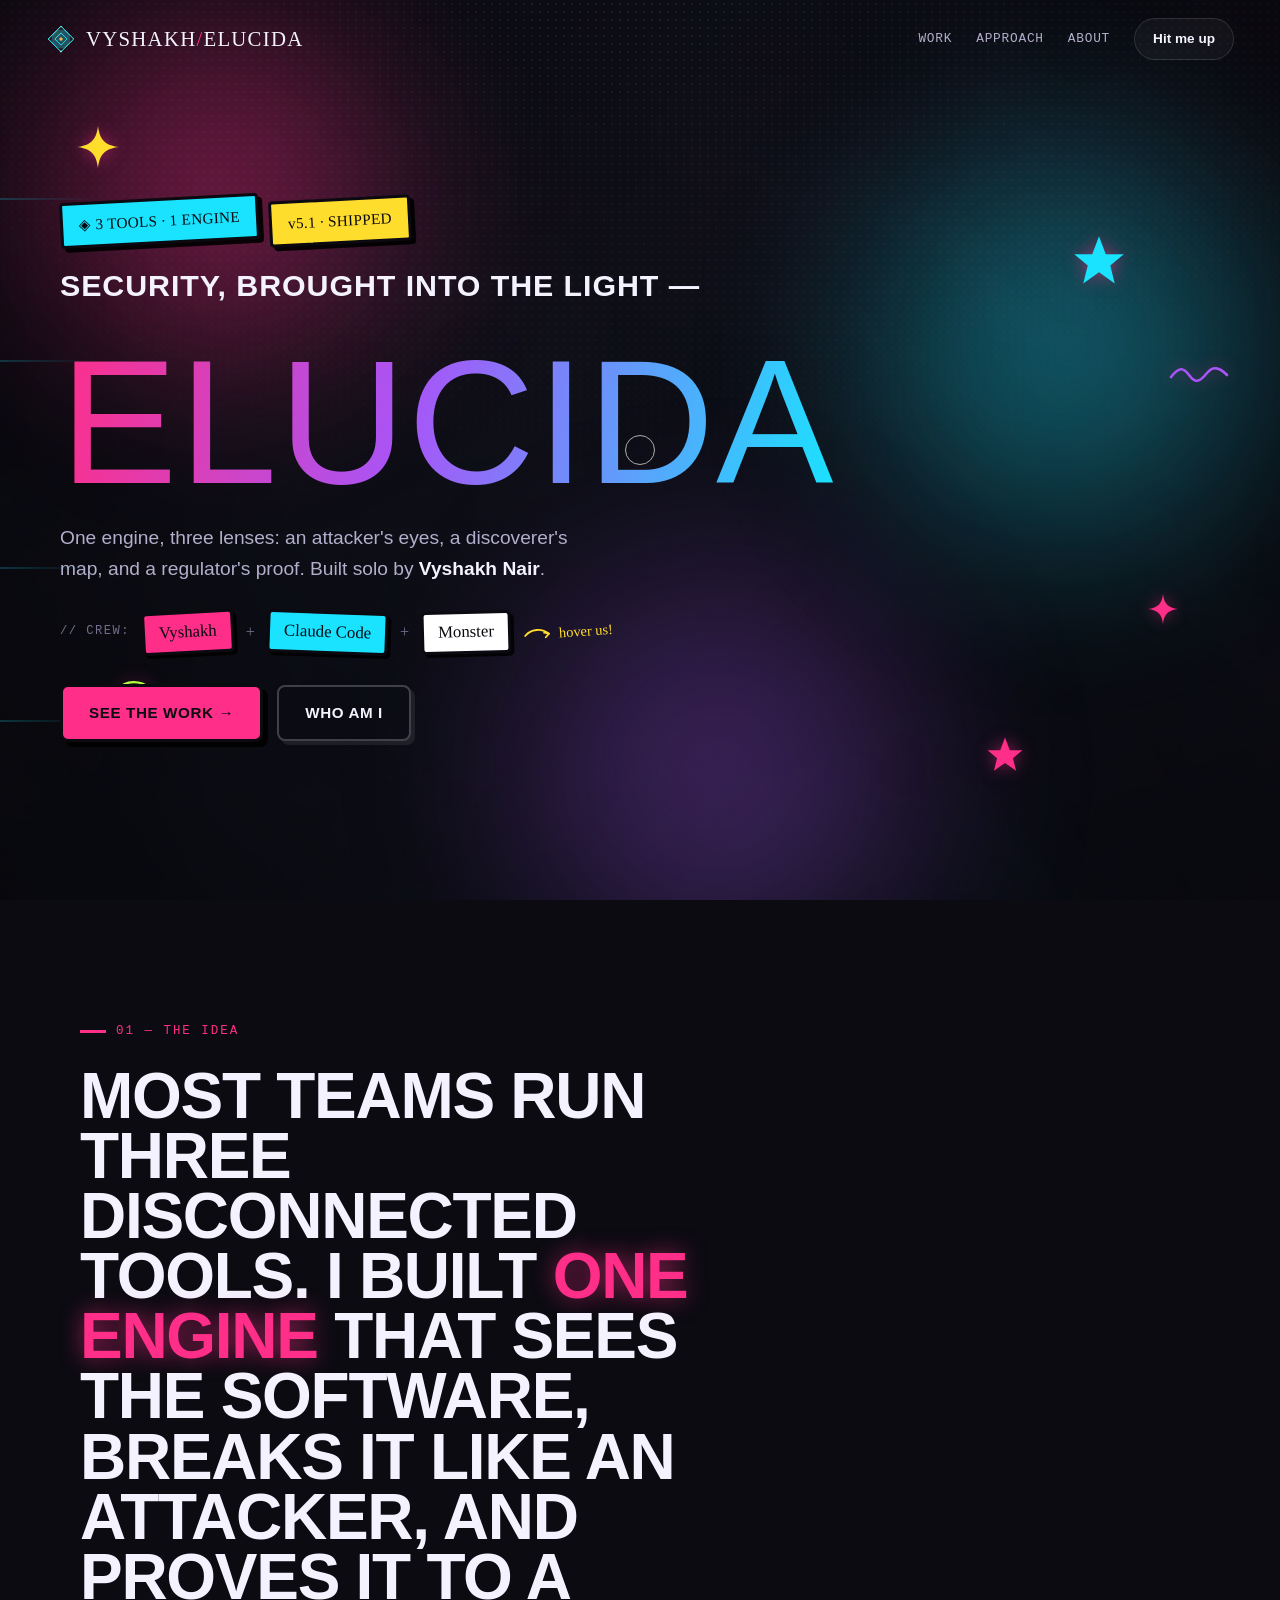
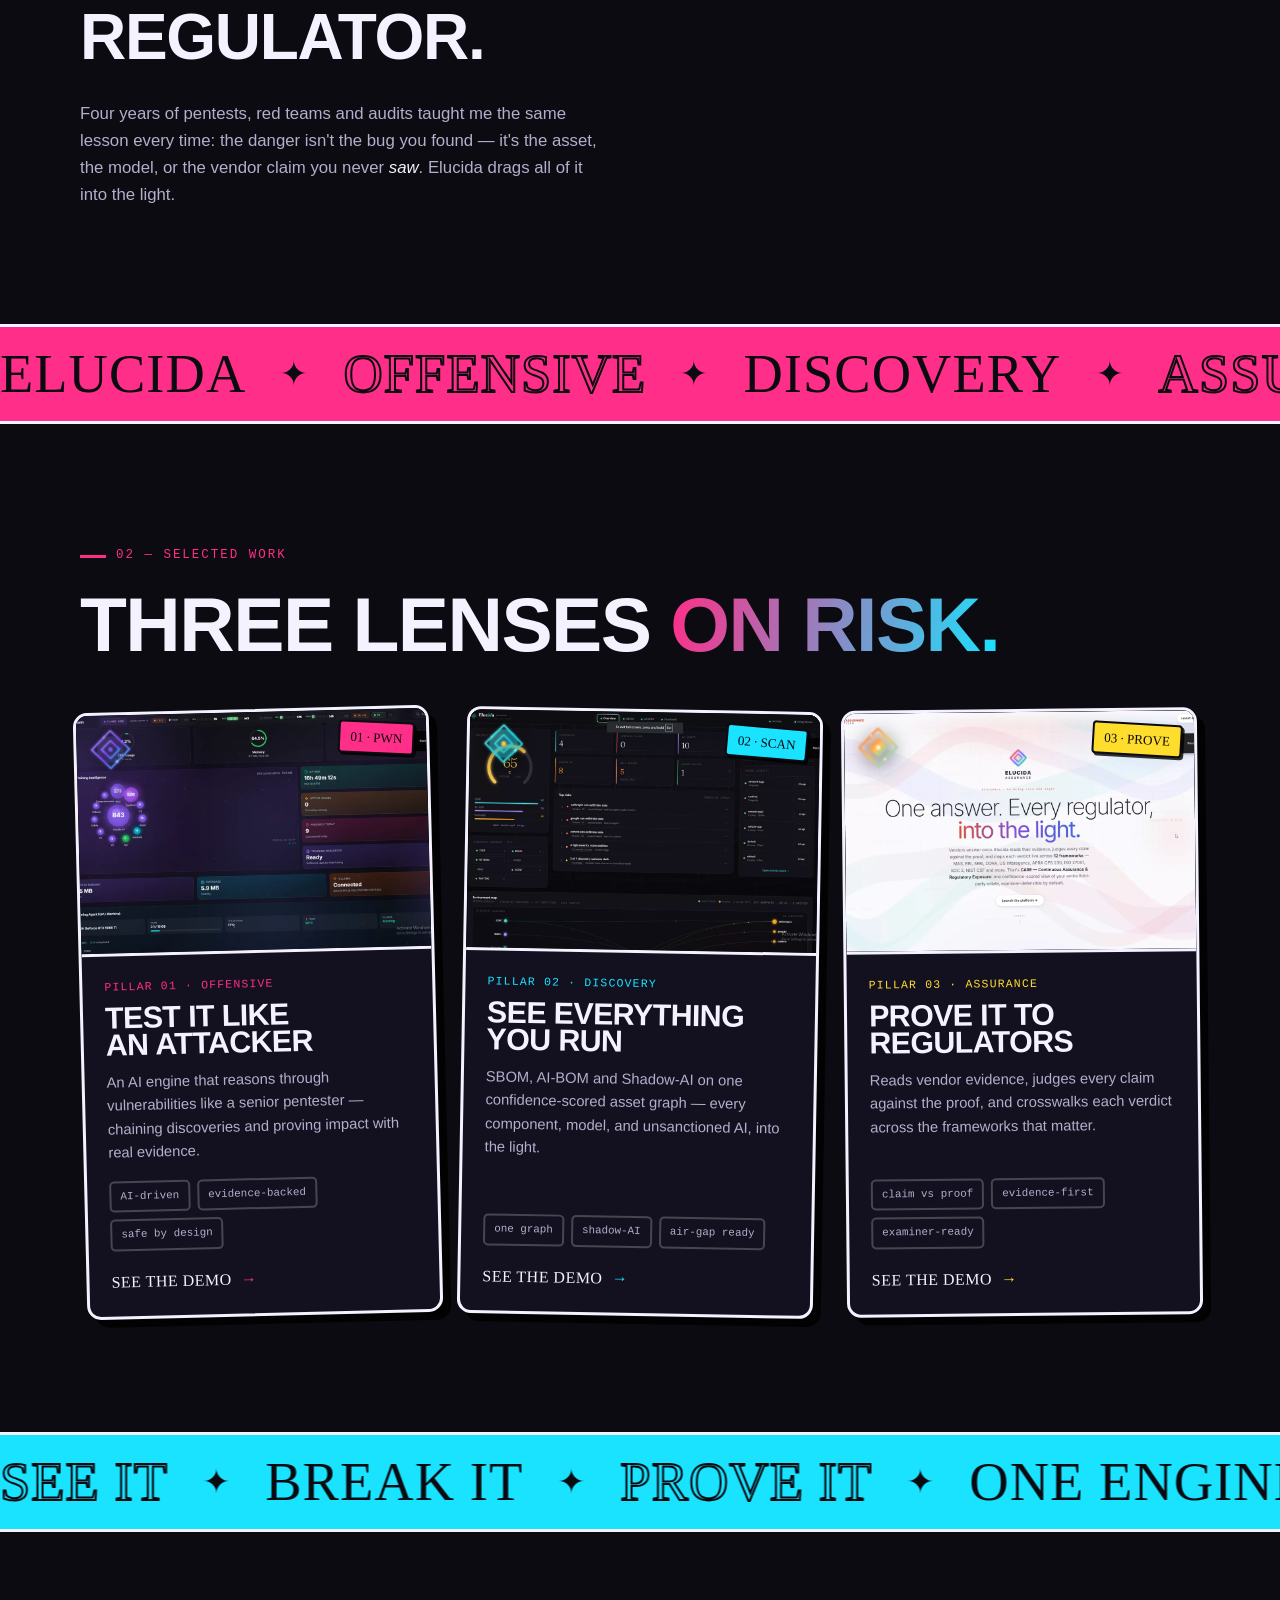
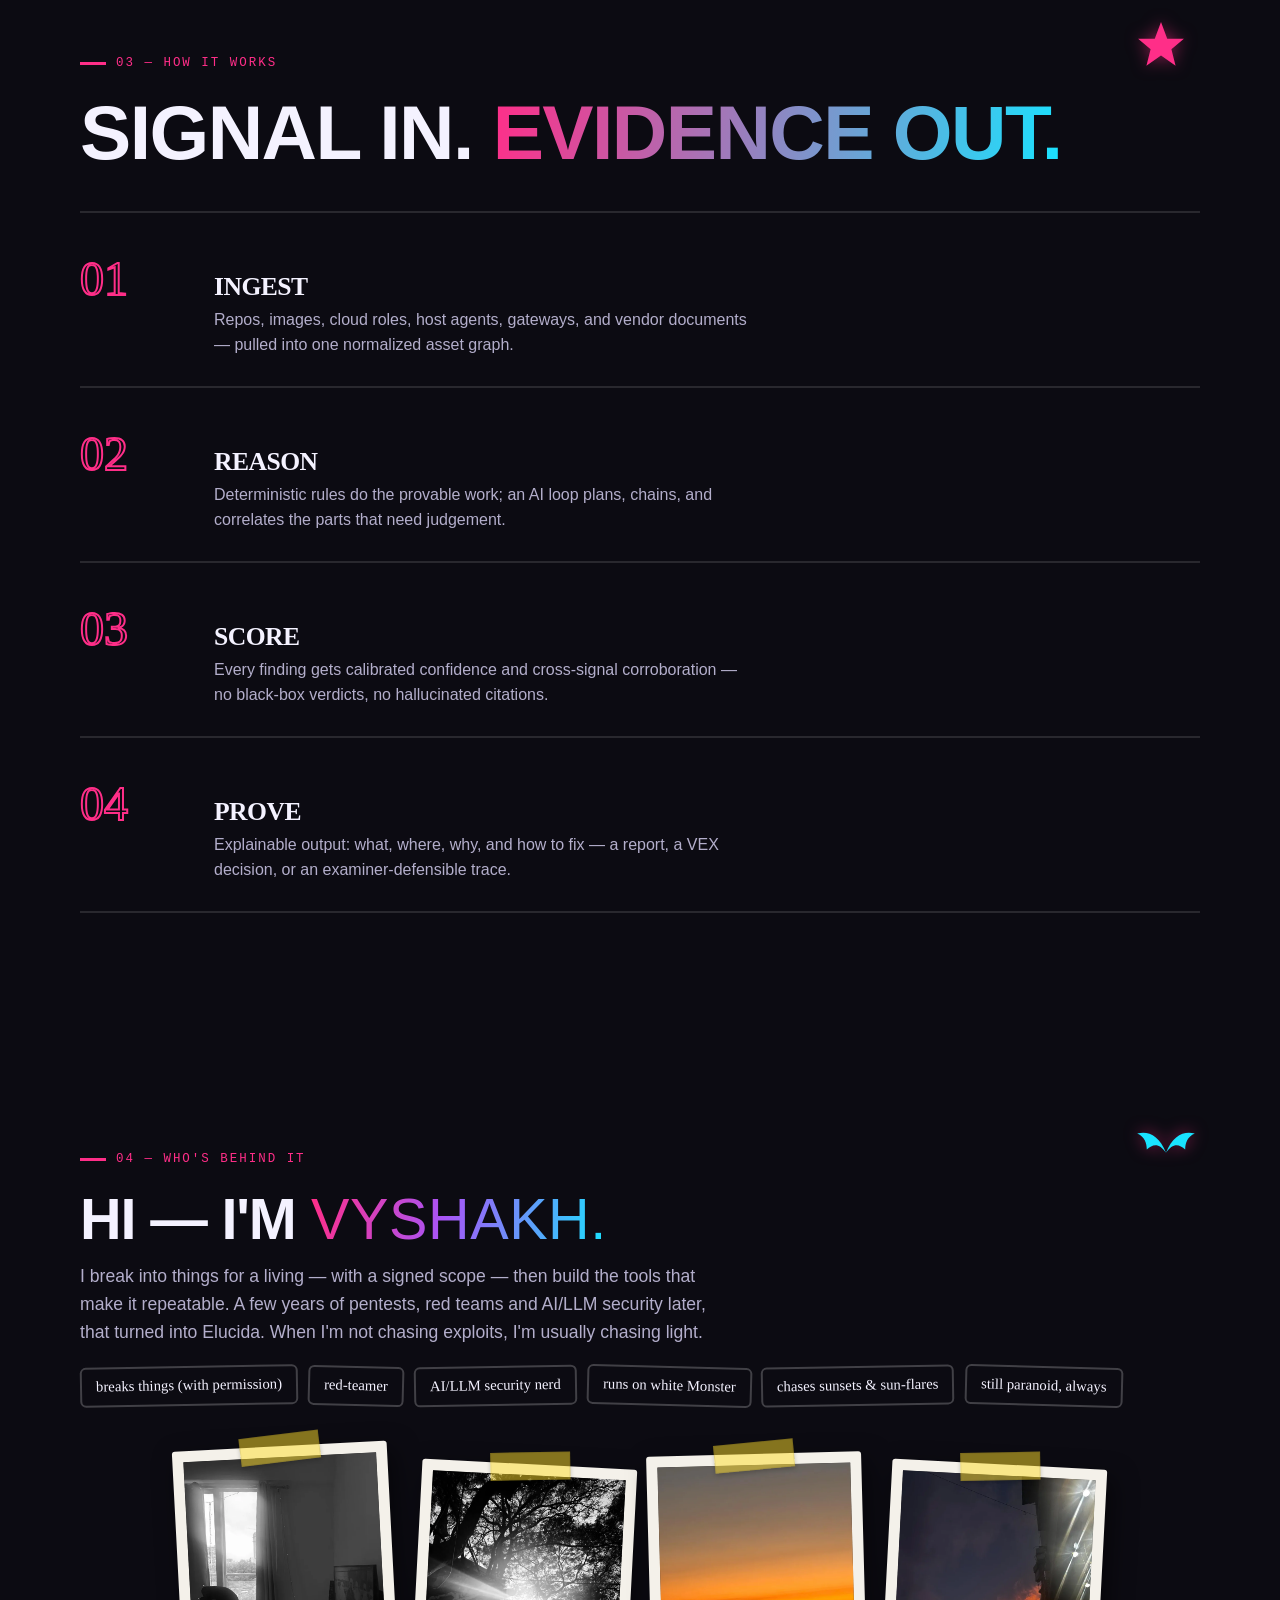
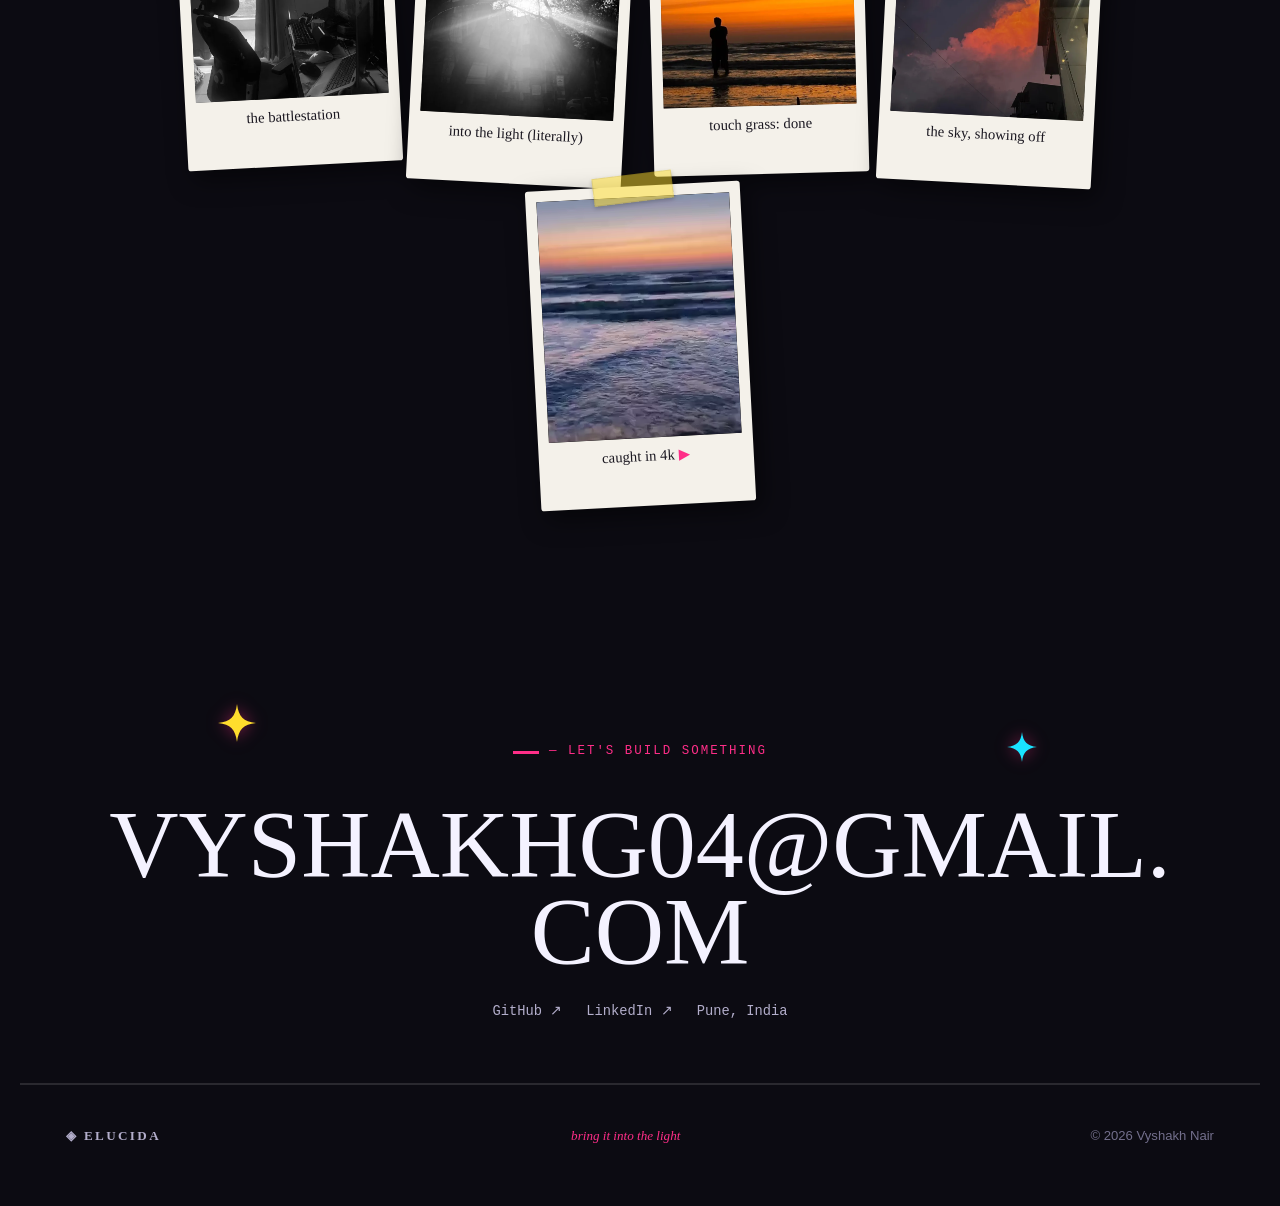
<file: index.html>
<!DOCTYPE html>
<html lang="en">
<head>
  <meta charset="UTF-8" />
  <meta http-equiv="Content-Security-Policy" content="default-src 'self'; script-src 'self'; style-src 'self' 'unsafe-inline' https://fonts.googleapis.com; font-src 'self' https://fonts.gstatic.com; img-src 'self' data:; media-src 'self'; connect-src 'self'; base-uri 'none'; form-action 'none'; object-src 'none'" />
  <meta name="referrer" content="strict-origin-when-cross-origin" />
  <meta name="viewport" content="width=device-width, initial-scale=1.0" />
  <title>Vyshakh Nair — ELUCIDA · bring it into the light</title>
  <meta name="description" content="Vyshakh Nair — Cyber Security Specialist. ELUCIDA: one engine, three lenses — Offensive, Discovery, Assurance. Street-art energy, serious security." />
  <link rel="preconnect" href="https://fonts.googleapis.com" />
  <link rel="preconnect" href="https://fonts.gstatic.com" crossorigin />
  <link href="https://fonts.googleapis.com/css2?family=Anton&family=Permanent+Marker&family=Space+Grotesk:wght@400;500;600;700&family=Inter:wght@400;500;600&family=JetBrains+Mono:wght@400;500;700&family=Bungee&family=Rubik+Glitch&family=VT323&family=Monoton&display=swap" rel="stylesheet" />
  <link rel="stylesheet" href="css/base.css" />
  <link rel="stylesheet" href="css/home.css" />
  <link rel="icon" href="data:image/svg+xml,<svg xmlns='http://www.w3.org/2000/svg' viewBox='0 0 100 100'><text y='.9em' font-size='90'>◈</text></svg>" />
</head>
<body class="nfs">
  <!-- Doodle sprite -->
  <svg width="0" height="0" style="position:absolute" aria-hidden="true"><defs>
    <symbol id="d-sparkle" viewBox="0 0 24 24"><path d="M12 0C13 8 16 11 24 12C16 13 13 16 12 24C11 16 8 13 0 12C8 11 11 8 12 0Z" fill="currentColor"/></symbol>
    <symbol id="d-star" viewBox="0 0 24 24"><path d="M12 1L15 9L23 9L17 14L19 22L12 17L5 22L7 14L1 9L9 9Z" fill="currentColor"/></symbol>
    <symbol id="d-bolt" viewBox="0 0 24 24"><path d="M13 1L4 13L11 13L9 23L20 10L13 10Z" fill="currentColor"/></symbol>
    <symbol id="d-ring" viewBox="0 0 42 26"><path d="M21 3C32 3 38 9 38 13C38 20 28 23 21 23C12 23 4 19 4 12C4 6 12 3 23 4" fill="none" stroke="currentColor" stroke-width="2.6" stroke-linecap="round"/></symbol>
    <symbol id="d-arrow" viewBox="0 0 44 26"><path d="M3 13C12 3 28 3 38 12" fill="none" stroke="currentColor" stroke-width="2.6" stroke-linecap="round"/><path d="M38 12L31 10M38 12L33 17" fill="none" stroke="currentColor" stroke-width="2.6" stroke-linecap="round"/></symbol>
    <symbol id="d-wing" viewBox="0 0 60 30"><path d="M30 27C24 10 12 6 3 9C10 12 12 18 12 24C18 18 24 18 30 27ZM30 27C36 10 48 6 57 9C50 12 48 18 48 24C42 18 36 18 30 27Z" fill="currentColor"/></symbol>
    <symbol id="d-scribble" viewBox="0 0 60 20"><path d="M2 14C10 4 14 4 20 12C26 20 30 20 38 10C44 3 50 4 58 12" fill="none" stroke="currentColor" stroke-width="2.6" stroke-linecap="round"/></symbol>
  </defs></svg>

  <!-- Backdrop -->
  <canvas id="glbg" class="gl-bg" style="opacity:.5"></canvas>
  <div class="spray"><i></i></div>
  <div class="halftone"></div>
  <div class="grain"></div>
  <div class="cursor-glow"></div>
  <div class="scroll-progress" id="scrollProgress"></div>
  <div class="veil"><div class="veil__logo">◈ ELUCIDA</div></div>

  <!-- Nav -->
  <header class="nav nfsnav" id="nav">
    <a href="#top" class="nfsnav__brand">
      <img class="nfsnav__logo" src="assets/logos/discovery.svg" alt="" />
      <span class="nfsnav__word">Vyshakh<span style="color:var(--a1)">/</span>Elucida</span>
    </a>
    <nav class="nav__links">
      <a href="#work">Work</a>
      <a href="#approach">Approach</a>
      <a href="#about">About</a>
    </nav>
    <a href="#contact" class="nav__cta">Hit me up</a>
    <button class="nav__burger" id="burger" aria-label="Menu"><span></span><span></span><span></span></button>
  </header>

  <main class="page" id="top">
    <!-- ============ HERO ============ -->
    <section class="nhero">
      <div class="speedlines"><i style="top:22%"></i><i style="top:40%;animation-delay:.6s"></i><i style="top:63%;animation-delay:1.1s"></i><i style="top:80%;animation-delay:1.7s"></i></div>
      <!-- parallax doodle layer -->
      <div class="doodle-layer" id="doodleLayer" data-depth="1">
        <svg class="doodle d-twinkle" style="top:14%;left:6%;width:42px;height:42px;color:var(--yellow);--rot:8deg"><use href="#d-sparkle"/></svg>
        <svg class="doodle d-spin" style="top:26%;right:12%;width:54px;height:54px;color:var(--cyan)"><use href="#d-star"/></svg>
        <svg class="doodle d-float" style="bottom:22%;left:9%;width:40px;height:26px;color:var(--lime);--rot:-10deg"><use href="#d-arrow"/></svg>
        <svg class="doodle d-twinkle" style="top:66%;right:8%;width:30px;height:30px;color:var(--pink);--rot:-6deg"><use href="#d-sparkle"/></svg>
        <svg class="doodle d-float" style="top:40%;right:4%;width:60px;height:26px;color:var(--purple);--rot:6deg"><use href="#d-scribble"/></svg>
        <svg class="doodle d-spin-slow" style="bottom:14%;right:20%;width:38px;height:38px;color:var(--pink)"><use href="#d-star"/></svg>
      </div>

      <div class="nhero__inner">
        <div class="nhero__tagtop">
          <span class="sticker sticker--cyan">◈ 3 TOOLS · 1 ENGINE</span>
          <span class="sticker sticker--yellow">v5.1 · SHIPPED</span>
        </div>
        <h1 class="nhero__title">
          <span class="l1">Security, brought into the light —</span>
          <span class="l2 mv" id="mvElucida">ELUCIDA</span>
        </h1>
        <p class="nhero__sub">One engine, three lenses: an attacker's eyes, a discoverer's map, and a regulator's proof. Built solo by <b>Vyshakh&nbsp;Nair</b>.</p>

        <!-- easter-egg credit -->
        <div class="credit">
          <span class="credit__by">// crew:</span>
          <span class="egg egg--v" tabindex="0">Vyshakh
            <span class="egg-pop"><img src="assets/fun/family-guy-knee.gif" alt="" /><b>Vyshakh Nair</b><span>4 yrs offensive security · 70+ assessments. current status: recovering from the build.</span></span>
          </span>
          <span class="egg__plus">+</span>
          <span class="egg egg--c" tabindex="0">Claude&nbsp;Code
            <span class="egg-pop"><img src="assets/fun/claude-claude-code.gif" alt="" /><b>Claude Code</b><span>the pair-programmer. wrote a LOT of this.</span></span>
          </span>
          <span class="egg__plus">+</span>
          <span class="egg egg--m" tabindex="0">Monster
            <span class="egg-pop"><img src="assets/fun/monster.jpg" alt="" /><b>White Monster</b><span>zero sugar. max uptime. the real MVP.</span></span>
          </span>
          <span class="credit__hint"><svg viewBox="0 0 44 26"><use href="#d-arrow"/></svg>hover us!</span>
        </div>

        <div class="nhero__cta">
          <a href="#work" class="btn btn--primary" data-magnetic>See the work →</a>
          <a href="#about" class="btn btn--ghost">Who am I</a>
        </div>
      </div>
    </section>

    <!-- ============ STATEMENT ============ -->
    <section class="nsec estate">
      <p class="klabel">01 — The idea</p>
      <h2 class="estate__big reveal">Most teams run three disconnected tools. I built <em>one engine</em> that sees the software, breaks it like an attacker, and proves it to a regulator.</h2>
      <p class="estate__foot reveal" data-d="1">Four years of pentests, red teams and audits taught me the same lesson every time: the danger isn't the bug you found — it's the asset, the model, or the vendor claim you never <em>saw</em>. Elucida drags all of it into the light.</p>
    </section>

    <!-- Marquee -->
    <div class="marquee" aria-hidden="true"><div class="marquee__track">
      <span>ELUCIDA</span><span class="out">OFFENSIVE</span><span>DISCOVERY</span><span class="out">ASSURANCE</span><span>INTO THE LIGHT</span>
      <span>ELUCIDA</span><span class="out">OFFENSIVE</span><span>DISCOVERY</span><span class="out">ASSURANCE</span><span>INTO THE LIGHT</span>
    </div></div>

    <!-- ============ WORK ============ -->
    <section class="nsec work" id="work">
      <div class="work__head">
        <p class="klabel">02 — Selected work</p>
        <h2 class="nh2 reveal">Three lenses <span class="spray-grad">on risk.</span></h2>
      </div>
      <div class="cards">
        <a class="card card--off reveal" href="offensive.html" data-transition>
          <div class="card__media">
            <video data-lazy loop muted playsinline preload="none" poster="assets/offensive/ai-engine-poster.webp"><source src="assets/offensive/ai-engine.mp4" type="video/mp4" /></video>
            <img class="card__logo" src="assets/logos/offensive.svg" alt="" /><span class="card__tag">01 · PWN</span>
          </div>
          <div class="card__body">
            <p class="card__k">Pillar 01 · Offensive</p>
            <h3 class="card__name">Test it like<br />an attacker</h3>
            <p class="card__desc">An AI engine that reasons through vulnerabilities like a senior pentester — chaining discoveries and proving impact with real evidence.</p>
            <div class="card__metrics"><span>AI-driven</span><span>evidence-backed</span><span>safe by design</span></div>
            <span class="card__go">See the demo <i>→</i></span>
          </div>
        </a>
        <a class="card card--dis reveal" data-d="1" href="discovery.html" data-transition>
          <div class="card__media">
            <video data-lazy loop muted playsinline preload="none" poster="assets/discovery/overview-poster.webp"><source src="assets/discovery/overview.mp4" type="video/mp4" /></video>
            <img class="card__logo" src="assets/logos/discovery.svg" alt="" /><span class="card__tag">02 · SCAN</span>
          </div>
          <div class="card__body">
            <p class="card__k">Pillar 02 · Discovery</p>
            <h3 class="card__name">See everything<br />you run</h3>
            <p class="card__desc">SBOM, AI-BOM and Shadow-AI on one confidence-scored asset graph — every component, model, and unsanctioned AI, into the light.</p>
            <div class="card__metrics"><span>one graph</span><span>shadow-AI</span><span>air-gap ready</span></div>
            <span class="card__go">See the demo <i>→</i></span>
          </div>
        </a>
        <a class="card card--ass reveal" data-d="2" href="assurance.html" data-transition>
          <div class="card__media">
            <video data-lazy loop muted playsinline preload="none" poster="assets/assurance/welcome-new-poster.webp"><source src="assets/assurance/welcome-new.mp4" type="video/mp4" /></video>
            <img class="card__logo" src="assets/logos/assurance.svg" alt="" /><span class="card__tag">03 · PROVE</span>
          </div>
          <div class="card__body">
            <p class="card__k">Pillar 03 · Assurance</p>
            <h3 class="card__name">Prove it to<br />regulators</h3>
            <p class="card__desc">Reads vendor evidence, judges every claim against the proof, and crosswalks each verdict across the frameworks that matter.</p>
            <div class="card__metrics"><span>claim vs proof</span><span>evidence-first</span><span>examiner-ready</span></div>
            <span class="card__go">See the demo <i>→</i></span>
          </div>
        </a>
      </div>
    </section>

    <!-- Marquee -->
    <div class="marquee marquee--rev" aria-hidden="true"><div class="marquee__track">
      <span class="out">SEE IT</span><span>BREAK IT</span><span class="out">PROVE IT</span><span>ONE ENGINE</span><span class="out">ONE LIGHT</span>
      <span class="out">SEE IT</span><span>BREAK IT</span><span class="out">PROVE IT</span><span>ONE ENGINE</span><span class="out">ONE LIGHT</span>
    </div></div>

    <!-- ============ APPROACH ============ -->
    <section class="nsec approach" id="approach">
      <svg class="doodle d-spin-slow" style="top:8%;right:6%;width:50px;height:50px;color:var(--pink)"><use href="#d-star"/></svg>
      <p class="klabel">03 — How it works</p>
      <h2 class="nh2 reveal">Signal in. <span class="spray-grad">Evidence out.</span></h2>
      <div class="approach__list">
        <div class="astep reveal"><span class="astep__n">01</span><div><h4>Ingest</h4><p>Repos, images, cloud roles, host agents, gateways, and vendor documents — pulled into one normalized asset graph.</p></div></div>
        <div class="astep reveal"><span class="astep__n">02</span><div><h4>Reason</h4><p>Deterministic rules do the provable work; an AI loop plans, chains, and correlates the parts that need judgement.</p></div></div>
        <div class="astep reveal"><span class="astep__n">03</span><div><h4>Score</h4><p>Every finding gets calibrated confidence and cross-signal corroboration — no black-box verdicts, no hallucinated citations.</p></div></div>
        <div class="astep reveal"><span class="astep__n">04</span><div><h4>Prove</h4><p>Explainable output: what, where, why, and how to fix — a report, a VEX decision, or an examiner-defensible trace.</p></div></div>
      </div>
    </section>

    <!-- ============ ABOUT ============ -->
    <section class="nsec about" id="about">
      <svg class="doodle d-float" style="top:8%;right:5%;width:64px;height:32px;color:var(--cyan);--rot:-8deg"><use href="#d-wing"/></svg>
      <p class="klabel">04 — Who's behind it</p>
      <div class="about__intro reveal">
        <h2 class="nh2">Hi — I'm <span class="mv" id="mvName">Vyshakh.</span></h2>
        <p style="max-width:640px;color:var(--ink-dim);font-size:1.1rem;font-weight:500;margin-top:16px;">I break into things for a living — with a signed scope — then build the tools that make it repeatable. A few years of pentests, red teams and AI/LLM security later, that turned into Elucida. When I'm not chasing exploits, I'm usually chasing light.</p>
        <ul class="about__quips">
          <li>breaks things (with permission)</li>
          <li>red-teamer</li>
          <li>AI/LLM security nerd</li>
          <li>runs on white Monster</li>
          <li>chases sunsets &amp; sun-flares</li>
          <li>still paranoid, always</li>
        </ul>
      </div>
      <div class="photowall reveal" data-d="1">
        <figure class="polaroid"><img src="assets/photos/desk.webp" alt="my desk" loading="lazy" /><figcaption>the battlestation</figcaption></figure>
        <figure class="polaroid"><img src="assets/photos/light.webp" alt="light through trees" loading="lazy" /><figcaption>into the light (literally)</figcaption></figure>
        <figure class="polaroid"><img src="assets/photos/sunset.webp" alt="beach sunset" loading="lazy" /><figcaption>touch grass: done</figcaption></figure>
        <figure class="polaroid"><img src="assets/photos/sky.webp" alt="storm sky" loading="lazy" /><figcaption>the sky, showing off</figcaption></figure>
        <figure class="polaroid polaroid--vid"><video muted loop playsinline preload="none" poster="assets/photos/reel-poster.webp" data-hoverplay><source src="assets/photos/reel.mp4" type="video/mp4" /></video><figcaption>caught in 4k</figcaption></figure>
      </div>
    </section>

    <!-- ============ CONTACT ============ -->
    <section class="nsec contact" id="contact">
      <svg class="doodle d-twinkle" style="top:18%;left:16%;width:38px;height:38px;color:var(--yellow)"><use href="#d-sparkle"/></svg>
      <svg class="doodle d-twinkle" style="top:24%;right:18%;width:30px;height:30px;color:var(--cyan);--rot:10deg"><use href="#d-sparkle"/></svg>
      <p class="klabel" style="justify-content:center">— Let's build something</p>
      <a class="contact__mail" href="mailto:vyshakhg04@gmail.com" data-magnetic>vyshakhg04@gmail.com</a>
      <div class="contact__row">
        <a href="https://github.com/VyshakhNaiR" target="_blank" rel="noopener noreferrer">GitHub ↗</a>
        <a href="https://www.linkedin.com/in/vyshakh-nair-763127131/" target="_blank" rel="noopener noreferrer">LinkedIn ↗</a>
        <span>Pune, India</span>
      </div>
    </section>
  </main>

  <footer class="footer edfooter">
    <span class="footer__mark">◈ ELUCIDA</span>
    <span class="footer__tag marker" style="color:var(--a1)">bring it into the light</span>
    <span>© 2026 Vyshakh Nair</span>
  </footer>

  <script src="js/gl.js"></script>
  <script src="js/fx.js"></script>
  <script src="js/home.js"></script>
</body>
</html>
</file>
<file: css/base.css>
/* ======================================================================
   ELUCIDA — shared design system
   ēlūcidāre · to bring into the light
   ====================================================================== */
:root {
  /* NFS Unbound — asphalt + neon graffiti */
  --bg:          #0c0b12;
  --bg-2:        #131120;
  --panel:       rgba(255,255,255,.04);
  --panel-2:     rgba(255,255,255,.07);
  --brd:         rgba(255,255,255,.12);
  --brd-2:       rgba(255,255,255,.22);
  --ink:         #f4f2ff;
  --ink-dim:     #b3aecb;
  --ink-faint:   #736f8c;
  --ink-black:   #0b0a10;   /* text on neon fills */

  /* neon graffiti palette */
  --pink:   #ff2e88;  --pink-rgb:255,46,136;
  --cyan:   #19e3ff;  --cyan-rgb:25,227,255;
  --yellow: #ffdd2d;  --yellow-rgb:255,221,45;
  --lime:   #b6ff3c;  --lime-rgb:182,255,60;
  --purple: #a855f7;  --purple-rgb:168,85,247;
  --orange: #ff7a29;  --orange-rgb:255,122,41;

  /* default / suite accent (pink → cyan) */
  --a1:          #ff2e88;
  --a1-soft:     #ff6ba8;
  --a2:          #19e3ff;
  --a2-soft:     #7cefff;
  --accent-rgb:  255,46,136;
  --accent2-rgb: 25,227,255;
  --grad:        linear-gradient(100deg, var(--a1), var(--a2));

  --radius:      16px;
  --ease:        cubic-bezier(.22,1,.36,1);
  --ease-back:   cubic-bezier(.34,1.56,.64,1);
  --maxw:        1240px;
}

/* per-tool theming — each lens its own neon spray */
body[data-theme="offensive"]{
  --a1:#ff2e88; --a1-soft:#ff6ba8; --a2:#a855f7; --a2-soft:#c084fc;
  --accent-rgb:255,46,136; --accent2-rgb:168,85,247;
  --grad:linear-gradient(100deg, var(--a1), var(--a2));
}
body[data-theme="discovery"]{
  --a1:#19e3ff; --a1-soft:#7cefff; --a2:#b6ff3c; --a2-soft:#d2ff85;
  --accent-rgb:25,227,255; --accent2-rgb:182,255,60;
  --grad:linear-gradient(100deg, var(--a1), var(--a2));
}
body[data-theme="assurance"]{
  --a1:#ffdd2d; --a1-soft:#ffe873; --a2:#ff7a29; --a2-soft:#ffa566;
  --accent-rgb:255,221,45; --accent2-rgb:255,122,41;
  --grad:linear-gradient(100deg, var(--a1), var(--a2));
}

*{ box-sizing:border-box; margin:0; padding:0; }
html{ scroll-behavior:smooth; -webkit-text-size-adjust:100%; }
body{
  font-family:'Inter',system-ui,sans-serif; background:var(--bg); color:var(--ink);
  line-height:1.6; overflow-x:hidden; -webkit-font-smoothing:antialiased; cursor:default;
}
h1,h2,h3,h4{ font-family:'Sora',sans-serif; line-height:1.05; font-weight:800; letter-spacing:-.02em; }
a{ color:inherit; text-decoration:none; }
img,video{ max-width:100%; display:block; }
::selection{ background:var(--a1); color:#fff; }
:focus-visible{ outline:2px solid var(--a2); outline-offset:3px; }

/* ---------- Backdrop layers ---------- */
.gl-bg{ position:fixed; inset:0; z-index:0; pointer-events:none; display:block; width:100vw; height:100vh; }
.constellation{ position:fixed; inset:0; z-index:0; pointer-events:none; opacity:.5; }

/* ---------- Kinetic typography ---------- */
.kt__c{ display:inline-block; overflow:hidden; vertical-align:top; line-height:1; }
.kt__i{ display:inline-block; transform:translateY(112%); transition:transform .75s var(--ease); }
.kt.is-in .kt__i{ transform:none; }
.kt__line{ display:block; overflow:hidden; padding-bottom:.05em; }
.kt__lineI{ display:block; transform:translateY(108%); transition:transform .85s var(--ease); }
.kt.is-in .kt__lineI{ transform:none; }

/* ---------- Blend-mode cursor ring ---------- */
.cursor-ring{ position:fixed; top:0; left:0; width:30px; height:30px; border-radius:50%; border:1.5px solid rgba(255,255,255,.7); pointer-events:none; z-index:120; mix-blend-mode:difference; transition:width .28s var(--ease), height .28s var(--ease), background .28s, border-color .28s; will-change:transform; }
.cursor-ring.is-hot{ width:58px; height:58px; background:rgba(255,255,255,.14); border-color:rgba(255,255,255,.3); }
.aurora{
  position:fixed; inset:-25% -10% auto; height:135vh; z-index:0; pointer-events:none;
  background:
    radial-gradient(38vw 38vw at 18% 10%, rgba(var(--accent-rgb),.20), transparent 60%),
    radial-gradient(42vw 42vw at 84% 20%, rgba(var(--accent2-rgb),.15), transparent 60%),
    radial-gradient(46vw 40vw at 50% 92%, rgba(var(--accent-rgb),.10), transparent 60%);
  filter:blur(8px); animation:drift 30s ease-in-out infinite alternate;
}
@keyframes drift{ 0%{transform:translate3d(-2%,0,0) scale(1);} 100%{transform:translate3d(3%,2%,0) scale(1.09);} }
.grid-bg{
  position:fixed; inset:0; z-index:0; pointer-events:none; opacity:.4;
  background-image:
    linear-gradient(rgba(255,255,255,.025) 1px, transparent 1px),
    linear-gradient(90deg, rgba(255,255,255,.025) 1px, transparent 1px);
  background-size:64px 64px;
  mask-image:radial-gradient(circle at 50% 30%, #000 0%, transparent 75%);
  -webkit-mask-image:radial-gradient(circle at 50% 30%, #000 0%, transparent 75%);
}
.grain{
  position:fixed; inset:0; z-index:1; pointer-events:none; opacity:.03; mix-blend-mode:overlay;
  background-image:url("data:image/svg+xml,%3Csvg xmlns='http://www.w3.org/2000/svg' width='120' height='120'%3E%3Cfilter id='n'%3E%3CfeTurbulence type='fractalNoise' baseFrequency='.9' numOctaves='3'/%3E%3C/filter%3E%3Crect width='100%25' height='100%25' filter='url(%23n)'/%3E%3C/svg%3E");
}
/* cursor glow */
.cursor-glow{
  position:fixed; top:0; left:0; width:520px; height:520px; z-index:1; pointer-events:none;
  transform:translate(-50%,-50%); border-radius:50%; opacity:0; transition:opacity .5s;
  background:radial-gradient(circle, rgba(var(--accent2-rgb),.20), rgba(var(--accent-rgb),.08) 40%, transparent 66%); mix-blend-mode:screen;
}
body:hover .cursor-glow{ opacity:1; }

.page{ position:relative; z-index:2; }

/* ---------- Scroll progress ---------- */
.scroll-progress{
  position:fixed; top:0; left:0; height:3px; width:0%; z-index:100;
  background:var(--grad); box-shadow:0 0 14px rgba(var(--accent-rgb),.8);
}

/* ---------- Nav ---------- */
.nav{
  position:fixed; top:0; left:0; right:0; z-index:90; display:flex; align-items:center; gap:24px;
  padding:18px clamp(16px,4vw,46px); transition:.4s var(--ease); border-bottom:1px solid transparent;
}
.nav.is-scrolled{ background:rgba(5,6,12,.7); backdrop-filter:blur(18px) saturate(160%); border-bottom-color:var(--brd); padding-top:12px; padding-bottom:12px; }
.brand{ display:flex; align-items:center; gap:9px; font-family:'Sora'; font-weight:800; letter-spacing:.2em; font-size:.92rem; }
.brand__mark{ color:var(--a2); font-size:1.15rem; filter:drop-shadow(0 0 9px rgba(var(--accent2-rgb),.7)); animation:spin 14s linear infinite; }
@keyframes spin{ to{ transform:rotate(360deg);} }
.nav__links{ display:flex; gap:24px; margin-left:auto; font-size:.9rem; color:var(--ink-dim); font-weight:500; }
.nav__links a{ position:relative; transition:color .25s; }
.nav__links a::after{ content:''; position:absolute; left:0; bottom:-5px; height:2px; width:0; background:var(--grad); transition:width .3s var(--ease); }
.nav__links a:hover,.nav__links a.is-active{ color:var(--ink); }
.nav__links a:hover::after,.nav__links a.is-active::after{ width:100%; }
.nav__cta{ font-size:.85rem; font-weight:600; padding:9px 18px; border-radius:999px; border:1px solid var(--brd); background:var(--panel); transition:.3s var(--ease); }
.nav__cta:hover{ border-color:var(--a1); box-shadow:0 0 22px rgba(var(--accent-rgb),.4); transform:translateY(-1px); }
.nav__back{ margin-left:auto; }
.nav__burger{ display:none; flex-direction:column; gap:5px; background:none; border:0; cursor:pointer; padding:6px; }
.nav__burger span{ width:24px; height:2px; background:var(--ink); border-radius:2px; transition:.3s; }

/* ---------- Buttons ---------- */
.btn{ display:inline-flex; align-items:center; gap:9px; padding:14px 26px; border-radius:999px; font-weight:600; font-size:.95rem; transition:.3s var(--ease); cursor:pointer; border:1px solid transparent; position:relative; overflow:hidden; font-family:'Inter'; }
.btn--primary{ background:var(--grad); color:#06060e; box-shadow:0 8px 30px rgba(var(--accent-rgb),.4); }
.btn--primary:hover{ transform:translateY(-2px); box-shadow:0 14px 44px rgba(var(--accent2-rgb),.45); }
.btn--ghost{ border-color:var(--brd); background:var(--panel); color:var(--ink); }
.btn--ghost:hover{ border-color:var(--a1-soft); background:rgba(var(--accent-rgb),.08); transform:translateY(-2px); }
.btn__arrow{ transition:transform .3s var(--ease); }
.btn:hover .btn__arrow{ transform:translateX(4px); }

/* ---------- Section shell ---------- */
.section{ max-width:var(--maxw); margin:0 auto; padding:clamp(64px,9vw,120px) clamp(16px,4vw,46px); }
.eyebrow{ display:inline-flex; align-items:center; gap:9px; font-family:'JetBrains Mono',monospace; font-size:.76rem; letter-spacing:.24em; text-transform:uppercase; color:var(--a2); margin-bottom:16px; }
.eyebrow::before{ content:''; width:22px; height:1px; background:var(--a2); }
.title{ font-size:clamp(1.9rem,4.4vw,3.2rem); margin-bottom:20px; }
.sub{ color:var(--ink-dim); font-size:clamp(1rem,1.5vw,1.14rem); max-width:720px; }
.grad-text{ background:linear-gradient(100deg,var(--a1-soft),var(--a2),var(--a1-soft)); background-size:300% 100%; -webkit-background-clip:text; background-clip:text; color:transparent; animation:grad 8s ease infinite; }
@keyframes grad{ 0%,100%{background-position:0% 50%;} 50%{background-position:100% 50%;} }

/* ---------- Reveal ---------- */
.reveal{ opacity:0; transform:translateY(34px); transition:opacity .8s var(--ease), transform .8s var(--ease); }
.reveal.is-in{ opacity:1; transform:none; }
.reveal[data-d="1"]{ transition-delay:.08s; } .reveal[data-d="2"]{ transition-delay:.16s; }
.reveal[data-d="3"]{ transition-delay:.24s; } .reveal[data-d="4"]{ transition-delay:.32s; }
.reveal[data-reveal="left"]{ transform:translateX(-46px); } .reveal[data-reveal="right"]{ transform:translateX(46px); }
.reveal[data-reveal="scale"]{ transform:scale(.9); } .reveal[data-reveal="blur"]{ filter:blur(14px); }
.reveal[data-reveal="left"].is-in, .reveal[data-reveal="right"].is-in, .reveal[data-reveal="scale"].is-in{ transform:none; }
.reveal[data-reveal="blur"].is-in{ filter:none; }
.reveal[data-reveal="clip"]{ opacity:1; transform:none; clip-path:inset(0 100% 0 0); transition:clip-path 1s var(--ease); }
.reveal[data-reveal="clip"].is-in{ clip-path:inset(0 0 0 0); }

/* ---------- Footer ---------- */
.footer{ max-width:var(--maxw); margin:0 auto; padding:40px clamp(16px,4vw,46px) 60px; border-top:1px solid var(--brd); display:flex; justify-content:space-between; align-items:center; flex-wrap:wrap; gap:14px; color:var(--ink-faint); font-size:.82rem; }
.footer__mark{ font-family:'Sora'; font-weight:800; letter-spacing:.18em; color:var(--ink-dim); }
.footer__tag{ font-family:'JetBrains Mono',monospace; font-style:italic; }

/* ---------- Pill / chip ---------- */
.chip{ font-family:'JetBrains Mono',monospace; font-size:.74rem; padding:5px 11px; border-radius:8px; border:1px solid var(--brd); background:var(--panel); color:var(--ink-dim); }
.chips{ display:flex; flex-wrap:wrap; gap:8px; }

/* ---------- Page transition veil ---------- */
.veil{ position:fixed; inset:0; z-index:300; background:var(--bg); pointer-events:none; opacity:0; transition:opacity .5s var(--ease); }
.veil.is-on{ opacity:1; pointer-events:all; }
.veil__logo{ position:absolute; inset:0; display:grid; place-items:center; font-family:'Sora'; font-weight:800; letter-spacing:.3em; font-size:1.4rem; color:var(--a2); opacity:0; transition:opacity .4s; }
.veil.is-on .veil__logo{ opacity:1; }

@media (max-width:900px){
  .nav__links,.nav__cta{ display:none; }
  .nav__burger{ display:flex; margin-left:auto; }
  .nav__links.is-open{ display:flex; position:absolute; top:100%; left:0; right:0; flex-direction:column; padding:22px clamp(16px,4vw,46px); background:rgba(5,6,12,.97); backdrop-filter:blur(18px); border-bottom:1px solid var(--brd); gap:18px; }
  .nav__back{ margin-left:0; }
}
@media (prefers-reduced-motion:reduce){
  *{ animation-duration:.001ms !important; animation-iteration-count:1 !important; transition-duration:.001ms !important; }
  .reveal{ opacity:1; transform:none; }
}

/* ======================================================================
   NFS UNBOUND — street-art layer
   ====================================================================== */
.display{ font-family:'Anton','Sora',sans-serif; font-weight:400; letter-spacing:.005em; line-height:.92; text-transform:uppercase; }
.marker{ font-family:'Permanent Marker',cursive; }

/* neon text treatments */
.neon{ color:var(--a1); text-shadow:0 0 18px rgba(var(--accent-rgb),.7); }
.stroke-text{ color:transparent; -webkit-text-stroke:2px var(--ink); }
.spray-grad{ background:linear-gradient(100deg,var(--a1),var(--a2)); -webkit-background-clip:text; background-clip:text; color:transparent; }
/* comic double-print offset headline */
.print{ position:relative; }
.print[data-alt]::before{ content:attr(data-alt); position:absolute; left:5px; top:5px; z-index:-1; color:var(--a2); opacity:.85; -webkit-text-stroke:0; }

/* ---------- Doodle sprite items ---------- */
.doodle{ position:absolute; pointer-events:none; z-index:3; color:var(--a1); filter:drop-shadow(0 0 8px rgba(var(--accent-rgb),.5)); }
.doodle svg{ width:100%; height:100%; display:block; }
.d-spin{ animation:dspin 9s linear infinite; }
.d-spin-slow{ animation:dspin 16s linear infinite reverse; }
.d-float{ animation:dfloat 5s ease-in-out infinite; }
.d-twinkle{ animation:dtwinkle 2.4s ease-in-out infinite; }
@keyframes dspin{ to{ transform:rotate(360deg); } }
@keyframes dfloat{ 0%,100%{ transform:translateY(0) rotate(var(--rot,0deg)); } 50%{ transform:translateY(-16px) rotate(var(--rot,0deg)); } }
@keyframes dtwinkle{ 0%,100%{ transform:scale(.7) rotate(var(--rot,0deg)); opacity:.5; } 50%{ transform:scale(1.15) rotate(var(--rot,0deg)); opacity:1; } }

/* ---------- Stickers / tags ---------- */
.sticker{ display:inline-flex; align-items:center; gap:8px; font-family:'Permanent Marker',cursive; font-size:.95rem;
  padding:8px 16px; color:var(--ink-black); background:var(--a1); border:3px solid var(--ink-black);
  box-shadow:4px 4px 0 rgba(0,0,0,.9); transform:rotate(-3deg); border-radius:4px; letter-spacing:.02em; }
.sticker--cyan{ background:var(--cyan); } .sticker--yellow{ background:var(--yellow); } .sticker--lime{ background:var(--lime); }
.sticker--ghost{ background:transparent; color:var(--ink); border-color:var(--a1); box-shadow:4px 4px 0 rgba(var(--accent-rgb),.5); }

/* ---------- Neon sticker buttons (override) ---------- */
.btn{ font-family:'Space Grotesk','Inter',sans-serif; font-weight:700; text-transform:uppercase; letter-spacing:.04em; border-radius:8px; }
.btn--primary{ background:var(--a1); color:var(--ink-black); border:3px solid var(--ink-black); box-shadow:5px 5px 0 rgba(0,0,0,.85); }
.btn--primary:hover{ transform:translate(-2px,-2px); box-shadow:8px 8px 0 rgba(var(--accent-rgb),.8); }
.btn--ghost{ border:2.5px solid var(--brd-2); background:transparent; box-shadow:4px 4px 0 rgba(255,255,255,.08); }
.btn--ghost:hover{ border-color:var(--a1); transform:translate(-2px,-2px); box-shadow:6px 6px 0 rgba(var(--accent-rgb),.5); }

/* ---------- Halftone + spray overlays ---------- */
.halftone{ position:fixed; inset:0; z-index:1; pointer-events:none; opacity:.5;
  background-image:radial-gradient(rgba(255,255,255,.13) 1px, transparent 1.4px);
  background-size:8px 8px;
  -webkit-mask-image:radial-gradient(120% 90% at 50% 0%, #000, transparent 70%); mask-image:radial-gradient(120% 90% at 50% 0%, #000, transparent 70%); }
.spray{ position:fixed; inset:0; z-index:0; pointer-events:none; overflow:hidden; }
/* animated neon blobs — dynamic background that never depends on WebGL */
.spray::before, .spray::after, .spray i{ content:''; position:absolute; border-radius:50%; filter:blur(70px); opacity:.55; will-change:transform; }
.spray::before{ width:46vw; height:46vw; left:-6vw; top:-8vw; background:radial-gradient(circle, rgba(var(--accent-rgb),.9), transparent 62%); animation:blob1 20s ease-in-out infinite alternate; }
.spray::after{ width:50vw; height:50vw; right:-8vw; top:2vw; background:radial-gradient(circle, rgba(var(--accent2-rgb),.8), transparent 62%); animation:blob2 26s ease-in-out infinite alternate; }
.spray i{ width:52vw; height:52vw; left:30vw; bottom:-16vw; background:radial-gradient(circle, rgba(var(--purple-rgb),.7), transparent 62%); animation:blob3 23s ease-in-out infinite alternate; }
@keyframes blob1{ 0%{ transform:translate(0,0) scale(1);} 50%{ transform:translate(14vw,10vh) scale(1.25);} 100%{ transform:translate(6vw,-6vh) scale(.95);} }
@keyframes blob2{ 0%{ transform:translate(0,0) scale(1);} 50%{ transform:translate(-16vw,12vh) scale(1.2);} 100%{ transform:translate(-6vw,-8vh) scale(1.05);} }
@keyframes blob3{ 0%{ transform:translate(0,0) scale(1);} 50%{ transform:translate(-18vw,-14vh) scale(1.3);} 100%{ transform:translate(10vw,-4vh) scale(.9);} }
@media (prefers-reduced-motion:reduce){ .spray::before,.spray::after,.spray i{ animation:none; } }

/* ---------- Speed lines ---------- */
.speedlines{ position:absolute; inset:0; pointer-events:none; z-index:2; overflow:hidden; opacity:.5;
  -webkit-mask-image:linear-gradient(90deg,#000,transparent 34%,transparent 66%,#000); mask-image:linear-gradient(90deg,#000,transparent 34%,transparent 66%,#000); }
.speedlines i{ position:absolute; height:2px; left:-30%; width:38%; background:linear-gradient(90deg,transparent,var(--a2),transparent); animation:zoom 2.6s linear infinite; }
@keyframes zoom{ from{ transform:translateX(0);} to{ transform:translateX(360%);} }

/* selection */
::selection{ background:var(--a1); color:var(--ink-black); }

/* ======================================================================
   Spider-Verse glitch title
   ====================================================================== */
.glitch{ position:relative; display:inline-block; }
/* constant chromatic aberration via two hard duplicate copies */
.glitch .gtxt{ position:relative; z-index:3; }
.glitch::before, .glitch::after{ content:attr(data-text); position:absolute; left:0; top:0; width:100%; z-index:2; -webkit-text-stroke:0; pointer-events:none; user-select:none; }
.glitch::before{ color:#19e3ff; transform:translate(-6px,3px); animation:glitchA 2.8s infinite steps(1,end); }
.glitch::after{ color:#ff2e88; transform:translate(6px,-3px); animation:glitchB 3.1s infinite steps(1,end); }
/* dramatic horizontal band jumps (Spider-Verse) */
@keyframes glitchA{
  0%,4%,10%,100%{ transform:translate(-6px,3px); clip-path:none; }
  5%{ transform:translate(-24px,3px); clip-path:inset(16% 0 60% 0); }
  6%{ transform:translate(14px,3px); clip-path:inset(48% 0 30% 0); }
  7%{ transform:translate(-6px,3px); clip-path:none; }
  38%{ transform:translate(-20px,3px); clip-path:inset(66% 0 8% 0); }
  39%{ transform:translate(10px,3px); clip-path:inset(30% 0 46% 0); }
  40%{ transform:translate(-6px,3px); clip-path:none; }
  71%{ transform:translate(22px,3px); clip-path:inset(8% 0 74% 0); }
  72%{ transform:translate(-6px,3px); clip-path:none; }
}
@keyframes glitchB{
  0%,12%,100%{ transform:translate(6px,-3px); clip-path:none; }
  13%{ transform:translate(24px,-3px); clip-path:inset(70% 0 10% 0); }
  14%{ transform:translate(-14px,-3px); clip-path:inset(34% 0 42% 0); }
  15%{ transform:translate(6px,-3px); clip-path:none; }
  52%{ transform:translate(-22px,-3px); clip-path:inset(20% 0 56% 0); }
  53%{ transform:translate(12px,-3px); clip-path:inset(52% 0 26% 0); }
  54%{ transform:translate(6px,-3px); clip-path:none; }
  85%{ transform:translate(20px,-3px); clip-path:inset(44% 0 32% 0); }
  86%{ transform:translate(6px,-3px); clip-path:none; }
}
/* hover / burst = full chaos */
.glitch:hover::before{ animation-duration:.6s; } .glitch:hover::after{ animation-duration:.5s; }
.glitch.burst::before{ animation-duration:.28s; } .glitch.burst::after{ animation-duration:.24s; }
.glitch.burst .gtxt{ animation:jitter .3s steps(2) 2; }
@keyframes jitter{ 0%,100%{ transform:none; } 25%{ transform:translate(-6px,2px) skewX(-8deg); } 50%{ transform:translate(7px,-2px) skewX(6deg); } 75%{ transform:translate(-3px,1px); } }
@media (prefers-reduced-motion:reduce){ .glitch::before,.glitch::after{ animation:none; } }

/* ---------- Private repo / seeking-collaborators button ---------- */
.btn--private{ position:relative; overflow:hidden; gap:9px; border:2.5px dashed var(--brd-2); background:rgba(255,255,255,.02); }
.btn--private b{ color:var(--a1); font-weight:700; text-shadow:0 0 12px rgba(var(--accent-rgb),.5); }
.btn--private .btn__lock{ width:17px; height:17px; flex:0 0 auto; color:var(--a1); animation:lockwiggle 3.5s ease-in-out infinite; }
@keyframes lockwiggle{ 0%,88%,100%{ transform:rotate(0); } 91%{ transform:rotate(-11deg); } 94%{ transform:rotate(9deg); } 97%{ transform:rotate(-4deg); } }
.btn--private::before{ content:''; position:absolute; top:0; left:-70%; width:45%; height:100%; background:linear-gradient(90deg,transparent,rgba(var(--accent2-rgb),.28),transparent); transform:skewX(-20deg); animation:pvtshine 3.4s ease-in-out infinite; pointer-events:none; }
@keyframes pvtshine{ 0%{ left:-70%; } 55%,100%{ left:140%; } }
.btn--private:hover{ border-style:solid; border-color:var(--a1); transform:translate(-2px,-2px); box-shadow:6px 6px 0 rgba(var(--accent-rgb),.45); }
</file>
<file: css/home.css>
/* ======================================================================
   ELUCIDA — home · NFS Unbound street-art
   Anton display · Permanent Marker tags · Space Grotesk body
   ====================================================================== */
body.nfs{ font-family:'Space Grotesk','Inter',sans-serif; }
.nfs h1,.nfs h2,.nfs h3,.nfs h4{ font-family:'Anton','Sora',sans-serif; }

/* ---------- Nav (street) ---------- */
.nfsnav__brand{ display:flex; align-items:center; gap:10px; }
.nfsnav__logo{ width:30px; height:30px; }
.nfsnav__word{ font-family:'Anton'; font-size:1.3rem; letter-spacing:.06em; text-transform:uppercase; }
.nfsnav .nav__links{ font-family:'JetBrains Mono',monospace; font-size:.8rem; text-transform:uppercase; letter-spacing:.06em; }

/* ---------- HERO ---------- */
.nhero{ position:relative; min-height:100svh; display:flex; align-items:center; overflow:hidden; padding:120px clamp(18px,5vw,60px) 80px; }
.nhero__inner{ max-width:var(--maxw); margin:0 auto; width:100%; position:relative; z-index:4; }
.nhero__tagtop{ display:inline-flex; gap:10px; align-items:center; margin-bottom:22px; }
.nhero__title{ font-family:'Anton'; text-transform:uppercase; line-height:.9; letter-spacing:.01em; margin:6px 0 8px; }
.nhero__title .l1{ display:block; font-size:clamp(1.1rem,2.4vw,1.9rem); color:var(--ink); -webkit-text-stroke:0; margin-bottom:.62em; letter-spacing:.03em; }
.nhero__title .l2{ display:inline-block; font-size:clamp(4rem,14vw,11rem); position:relative; line-height:.94; padding-top:.12em; transform-origin:left center; will-change:transform,font-family;
  background:linear-gradient(100deg,var(--pink),var(--purple) 45%,var(--cyan)); -webkit-background-clip:text; background-clip:text; color:transparent; -webkit-text-fill-color:transparent; }
.nhero__sub{ max-width:540px; font-size:clamp(1.02rem,1.5vw,1.22rem); color:var(--ink-dim); margin:18px 0 26px; font-weight:500; }
.nhero__sub b{ color:var(--ink); }

/* easter-egg credit — marker stickers */
.credit{ display:flex; align-items:center; gap:12px; flex-wrap:wrap; margin-bottom:30px; }
.credit__by{ font-family:'JetBrains Mono',monospace; font-size:.76rem; text-transform:uppercase; letter-spacing:.12em; color:var(--ink-faint); }
.egg{ position:relative; font-family:'Permanent Marker',cursive; font-size:1.05rem; padding:5px 14px; border:3px solid var(--ink-black); border-radius:5px; cursor:help; color:var(--ink-black); box-shadow:3px 3px 0 rgba(0,0,0,.85); transition:transform .2s var(--ease-back); outline:none; }
.egg--v{ background:var(--pink); transform:rotate(-3deg); } .egg--c{ background:var(--cyan); transform:rotate(2deg); } .egg--m{ background:#fff; transform:rotate(-1.5deg); }
.egg:hover,.egg:focus{ transform:rotate(0) scale(1.06); }
.egg__plus{ font-family:'Anton'; color:var(--ink-faint); }
.egg-pop{ position:absolute; bottom:calc(100% + 16px); left:50%; transform:translate(-50%,8px) scale(.95); width:max-content; max-width:290px; padding:10px; border-radius:8px; border:3px solid var(--ink-black); background:#14121e; box-shadow:6px 6px 0 rgba(0,0,0,.7); opacity:0; visibility:hidden; transition:.28s var(--ease-back); z-index:30; pointer-events:none; text-align:left; }
.egg:hover .egg-pop,.egg:focus .egg-pop,.egg.is-open .egg-pop{ opacity:1; visibility:visible; transform:translate(-50%,0) scale(1); pointer-events:auto; }
.egg-pop img{ width:100%; border-radius:5px; display:block; border:2px solid var(--ink-black); }
.egg-pop b{ font-family:'Permanent Marker'; color:var(--ink); font-size:.95rem; display:block; margin-top:8px; }
.egg-pop span{ display:block; font-family:'Space Grotesk'; font-size:.8rem; color:var(--ink-dim); margin-top:2px; }

.nhero__cta{ display:flex; gap:14px; flex-wrap:wrap; align-items:center; }

/* ---------- Section shell tweaks ---------- */
.nsec{ max-width:var(--maxw); margin:0 auto; padding:clamp(60px,9vw,120px) clamp(18px,5vw,60px); position:relative; }
.klabel{ display:inline-flex; align-items:center; gap:10px; font-family:'JetBrains Mono',monospace; font-size:.78rem; letter-spacing:.16em; text-transform:uppercase; color:var(--a1); margin-bottom:24px; }
.klabel::before{ content:''; width:26px; height:3px; background:var(--a1); }
.nh2{ font-family:'Anton'; text-transform:uppercase; font-size:clamp(2.4rem,6vw,5rem); line-height:.9; }
.nh2 .spray-grad{ display:inline-block; }

/* ---------- Statement ---------- */
.estate__big{ font-family:'Anton'; text-transform:uppercase; font-size:clamp(2rem,5vw,4rem); line-height:.94; max-width:20ch; }
.estate__big em{ color:var(--a1); font-style:normal; text-shadow:0 0 22px rgba(var(--accent-rgb),.6); }
.estate__foot{ margin-top:34px; max-width:520px; color:var(--ink-dim); font-size:1.05rem; font-weight:500; }
.estate__foot em{ color:var(--ink); font-style:italic; }

/* ---------- Marquee ---------- */
.marquee{ overflow:hidden; padding:20px 0; border-top:3px solid var(--ink); border-bottom:3px solid var(--ink); white-space:nowrap; background:var(--a1); position:relative; }
.marquee--rev{ background:var(--cyan); }
.marquee__track{ display:inline-flex; gap:34px; align-items:center; will-change:transform; animation:marq 26s linear infinite; }
.marquee--rev .marquee__track{ animation-direction:reverse; }
@keyframes marq{ to{ transform:translateX(-50%); } }
.marquee__track span{ font-family:'Anton'; text-transform:uppercase; font-size:clamp(1.8rem,5vw,3.4rem); line-height:1; color:var(--ink-black); letter-spacing:.02em; display:inline-flex; align-items:center; gap:34px; }
.marquee__track span.out{ color:transparent; -webkit-text-stroke:2px var(--ink-black); }
.marquee__track span::after{ content:'✦'; font-family:'Space Grotesk'; -webkit-text-stroke:0; color:var(--ink-black); font-size:.6em; }

/* ---------- Work — sticker cards ---------- */
.work__head{ margin-bottom:50px; }
.cards{ display:grid; grid-template-columns:1fr 1fr 1fr; gap:26px; }
.card{ position:relative; display:flex; flex-direction:column; background:var(--bg-2); border:3px solid var(--ink); border-radius:14px; overflow:hidden; box-shadow:8px 8px 0 rgba(0,0,0,.8); transition:transform .3s var(--ease-back), box-shadow .3s; }
.card:nth-child(1){ transform:rotate(-1.4deg); } .card:nth-child(2){ transform:rotate(1deg); } .card:nth-child(3){ transform:rotate(-.6deg); }
.card:hover{ transform:rotate(0) translateY(-8px); box-shadow:12px 12px 0 rgba(var(--c1-rgb,255,46,136),.7); border-color:var(--card1); }
.card__media{ position:relative; aspect-ratio:16/11; overflow:hidden; border-bottom:3px solid var(--ink); background:#08070d; }
.card__media video,.card__media img:not(.card__logo){ width:100%; height:100%; object-fit:cover; object-position:top; }
.card__logo{ position:absolute; top:12px; left:12px; width:44px; height:44px; z-index:2; filter:drop-shadow(0 3px 10px rgba(0,0,0,.7)); }
.card__tag{ position:absolute; top:12px; right:12px; z-index:2; font-family:'Permanent Marker'; font-size:.82rem; padding:4px 10px; color:var(--ink-black); border:2.5px solid var(--ink-black); border-radius:4px; box-shadow:2px 2px 0 rgba(0,0,0,.8); transform:rotate(4deg); }
.card__body{ padding:22px; display:flex; flex-direction:column; flex:1; }
.card__k{ font-family:'JetBrains Mono',monospace; font-size:.72rem; letter-spacing:.1em; text-transform:uppercase; margin-bottom:8px; }
.card__name{ font-family:'Anton'; text-transform:uppercase; font-size:1.9rem; line-height:.9; margin-bottom:12px; }
.card__desc{ color:var(--ink-dim); font-size:.92rem; margin-bottom:16px; flex:1; }
.card__metrics{ display:flex; flex-wrap:wrap; gap:7px; margin-bottom:18px; }
.card__metrics span{ font-family:'JetBrains Mono',monospace; font-size:.68rem; padding:5px 9px; border-radius:5px; border:2px solid var(--brd-2); color:var(--ink-dim); }
.card__go{ font-family:'Anton'; text-transform:uppercase; font-size:1rem; letter-spacing:.03em; color:var(--ink); display:inline-flex; align-items:center; gap:9px; }
.card__go i{ font-style:normal; transition:transform .3s var(--ease); }
.card:hover .card__go i{ transform:translateX(6px); }
/* per-card accent */
.card--off{ --card1:var(--pink); } .card--off .card__k,.card--off .card__go i{ color:var(--pink); } .card--off .card__tag{ background:var(--pink); }
.card--dis{ --card1:var(--cyan); } .card--dis .card__k,.card--dis .card__go i{ color:var(--cyan); } .card--dis .card__tag{ background:var(--cyan); }
.card--ass{ --card1:var(--yellow); } .card--ass .card__k,.card--ass .card__go i{ color:var(--yellow); } .card--ass .card__tag{ background:var(--yellow); }
.card--off:hover{ box-shadow:12px 12px 0 rgba(var(--pink-rgb),.7); }
.card--dis:hover{ box-shadow:12px 12px 0 rgba(var(--cyan-rgb),.7); }
.card--ass:hover{ box-shadow:12px 12px 0 rgba(var(--yellow-rgb),.7); }

/* ---------- Approach ---------- */
.approach__list{ margin-top:44px; display:grid; gap:0; }
.astep{ display:grid; grid-template-columns:110px 1fr; gap:24px; padding:28px 0; border-top:2px solid var(--brd); align-items:baseline; transition:padding-left .3s var(--ease), background .3s; }
.astep:last-child{ border-bottom:2px solid var(--brd); }
.astep:hover{ padding-left:16px; }
.astep__n{ font-family:'Anton'; font-size:3rem; color:transparent; -webkit-text-stroke:2px var(--a1); }
.astep h4{ font-family:'Anton'; text-transform:uppercase; font-size:1.6rem; margin-bottom:6px; }
.astep p{ color:var(--ink-dim); font-size:1rem; max-width:60ch; font-weight:500; }

/* ---------- About ---------- */
.about__grid{ display:grid; grid-template-columns:1.05fr .95fr; gap:clamp(30px,5vw,70px); margin-top:14px; align-items:start; }
.about__lead .nh2{ font-size:clamp(2rem,5vw,3.6rem); }
.about__body p{ color:var(--ink-dim); font-size:1.05rem; margin-bottom:16px; font-weight:500; }
.about__body b{ color:var(--ink); }
.about__facts{ list-style:none; margin-top:22px; border-top:2px solid var(--brd); }
.about__facts li{ padding:15px 0; border-bottom:2px solid var(--brd); font-size:.95rem; color:var(--ink-dim); }
.about__facts li span{ display:inline-block; width:120px; font-family:'JetBrains Mono',monospace; font-size:.7rem; text-transform:uppercase; letter-spacing:.1em; color:var(--a1); }

/* ---------- Contact ---------- */
.contact{ text-align:center; padding-bottom:60px; }
.contact__mail{ display:inline-block; font-family:'Anton'; text-transform:uppercase; font-size:clamp(2rem,8vw,6rem); line-height:.9; margin:16px 0 26px; word-break:break-word; transition:transform .2s; }
.contact__mail:hover{ transform:scale(1.02) rotate(-1deg); color:var(--a1); }
.contact__row{ display:flex; gap:24px; justify-content:center; flex-wrap:wrap; font-family:'JetBrains Mono',monospace; font-size:.86rem; color:var(--ink-dim); }
.contact__row a:hover{ color:var(--ink); }
.edfooter{ border-top:2px solid var(--brd); }

@media (max-width:900px){
  .nfsnav .nav__links,.nfsnav .nav__cta{ display:none; }
  .cards{ grid-template-columns:1fr; }
  .card{ transform:rotate(0)!important; }
  .about__grid{ grid-template-columns:1fr; }
  .astep{ grid-template-columns:66px 1fr; gap:14px; }
  .astep__n{ font-size:2rem; }
}
@media (prefers-reduced-motion:reduce){ .marquee__track{ animation:none; } .doodle{ animation:none!important; } }

/* ---------- Sticky-note interaction hints ---------- */
.egg{ animation:eggbob 4s ease-in-out infinite; }
.egg--v{ animation-delay:0s; } .egg--c{ animation-delay:.5s; } .egg--m{ animation-delay:1s; }
@keyframes eggbob{ 0%,100%{ transform:rotate(var(--eggrot,-3deg)) translateY(0); } 50%{ transform:rotate(calc(var(--eggrot,-3deg) + 2deg)) translateY(-4px); } }
.egg--v{ --eggrot:-3deg; } .egg--c{ --eggrot:2deg; } .egg--m{ --eggrot:-1.5deg; }
.egg:hover,.egg:focus{ animation-play-state:paused; }
.credit__hint{ display:inline-flex; align-items:center; gap:6px; font-family:'Permanent Marker',cursive; font-size:.9rem; color:var(--yellow); transform:rotate(-4deg); animation:hintpulse 1.4s ease-in-out infinite; }
.credit__hint svg{ width:30px; height:18px; }
@keyframes hintpulse{ 0%,100%{ transform:rotate(-4deg) translateX(0); opacity:.8; } 50%{ transform:rotate(-4deg) translateX(-5px); opacity:1; } }

/* ---------- Photo wall (About) — clean tilted row, no heavy overlap ---------- */
.photowall{ display:flex; flex-wrap:wrap; justify-content:center; align-items:flex-start; gap:20px; margin-top:16px; }
.polaroid{ position:relative; flex:0 0 auto; width:min(215px,42vw); background:#f4f1ea; padding:11px 11px 42px; border-radius:3px; box-shadow:6px 9px 24px rgba(0,0,0,.5); cursor:pointer; transition:transform .35s var(--ease-back), box-shadow .35s; }
.polaroid img, .polaroid video{ width:100%; aspect-ratio:4/5; object-fit:cover; display:block; background:#000; }
.polaroid figcaption{ font-family:'Permanent Marker',cursive; color:#1a1720; font-size:.92rem; text-align:center; padding-top:11px; line-height:1; }
.polaroid::before{ content:''; position:absolute; top:-12px; left:50%; transform:translateX(-50%) rotate(-4deg); width:78px; height:26px; background:rgba(255,221,45,.5); border:1px solid rgba(0,0,0,.08); box-shadow:0 2px 4px rgba(0,0,0,.2); }
.polaroid:nth-child(odd){ transform:rotate(-3deg); } .polaroid:nth-child(even){ transform:rotate(3deg) translateY(18px); }
.polaroid:nth-child(3n){ transform:rotate(-1.5deg) translateY(8px); }
.polaroid:hover{ transform:rotate(0) scale(1.07) translateY(-8px); box-shadow:12px 16px 36px rgba(0,0,0,.7); z-index:5; }
.polaroid--vid figcaption::after{ content:' ▶'; color:var(--pink); }
.about__intro{ margin-bottom:40px; }
.about__intro .nh2{ font-size:clamp(2rem,5vw,3.6rem); }
.about__quips{ list-style:none; margin-top:20px; display:flex; flex-wrap:wrap; gap:10px; }
.about__quips li{ font-family:'Permanent Marker',cursive; font-size:.92rem; padding:6px 14px; border:2.5px solid var(--brd-2); border-radius:6px; color:var(--ink); transform:rotate(-1deg); }
.about__quips li:nth-child(even){ transform:rotate(1.5deg); }
@media (max-width:560px){ .polaroid{ width:76vw; } }

.doodle-layer{ position:absolute; inset:0; z-index:3; pointer-events:none; will-change:transform; }

/* ---------- Multiverse name glitch (About) ---------- */
.mv{ display:inline-block; position:relative; will-change:transform,font-family,color; white-space:nowrap; }
.mv.flick{ animation:mvflick .2s steps(2,end) 2; }
@keyframes mvflick{
  0%{ transform:translate(-5px,-1px) skewX(-10deg); text-shadow:-3px 0 var(--cyan), 3px 0 var(--pink), 0 0 18px currentColor; opacity:.75; }
  50%{ transform:translate(6px,1px) skewX(8deg); text-shadow:3px 0 var(--cyan), -3px 0 var(--pink); opacity:1; }
  100%{ transform:none; text-shadow:0 0 16px currentColor; opacity:1; }
}
@media (prefers-reduced-motion:reduce){ .mv.flick{ animation:none; } }
</file>
